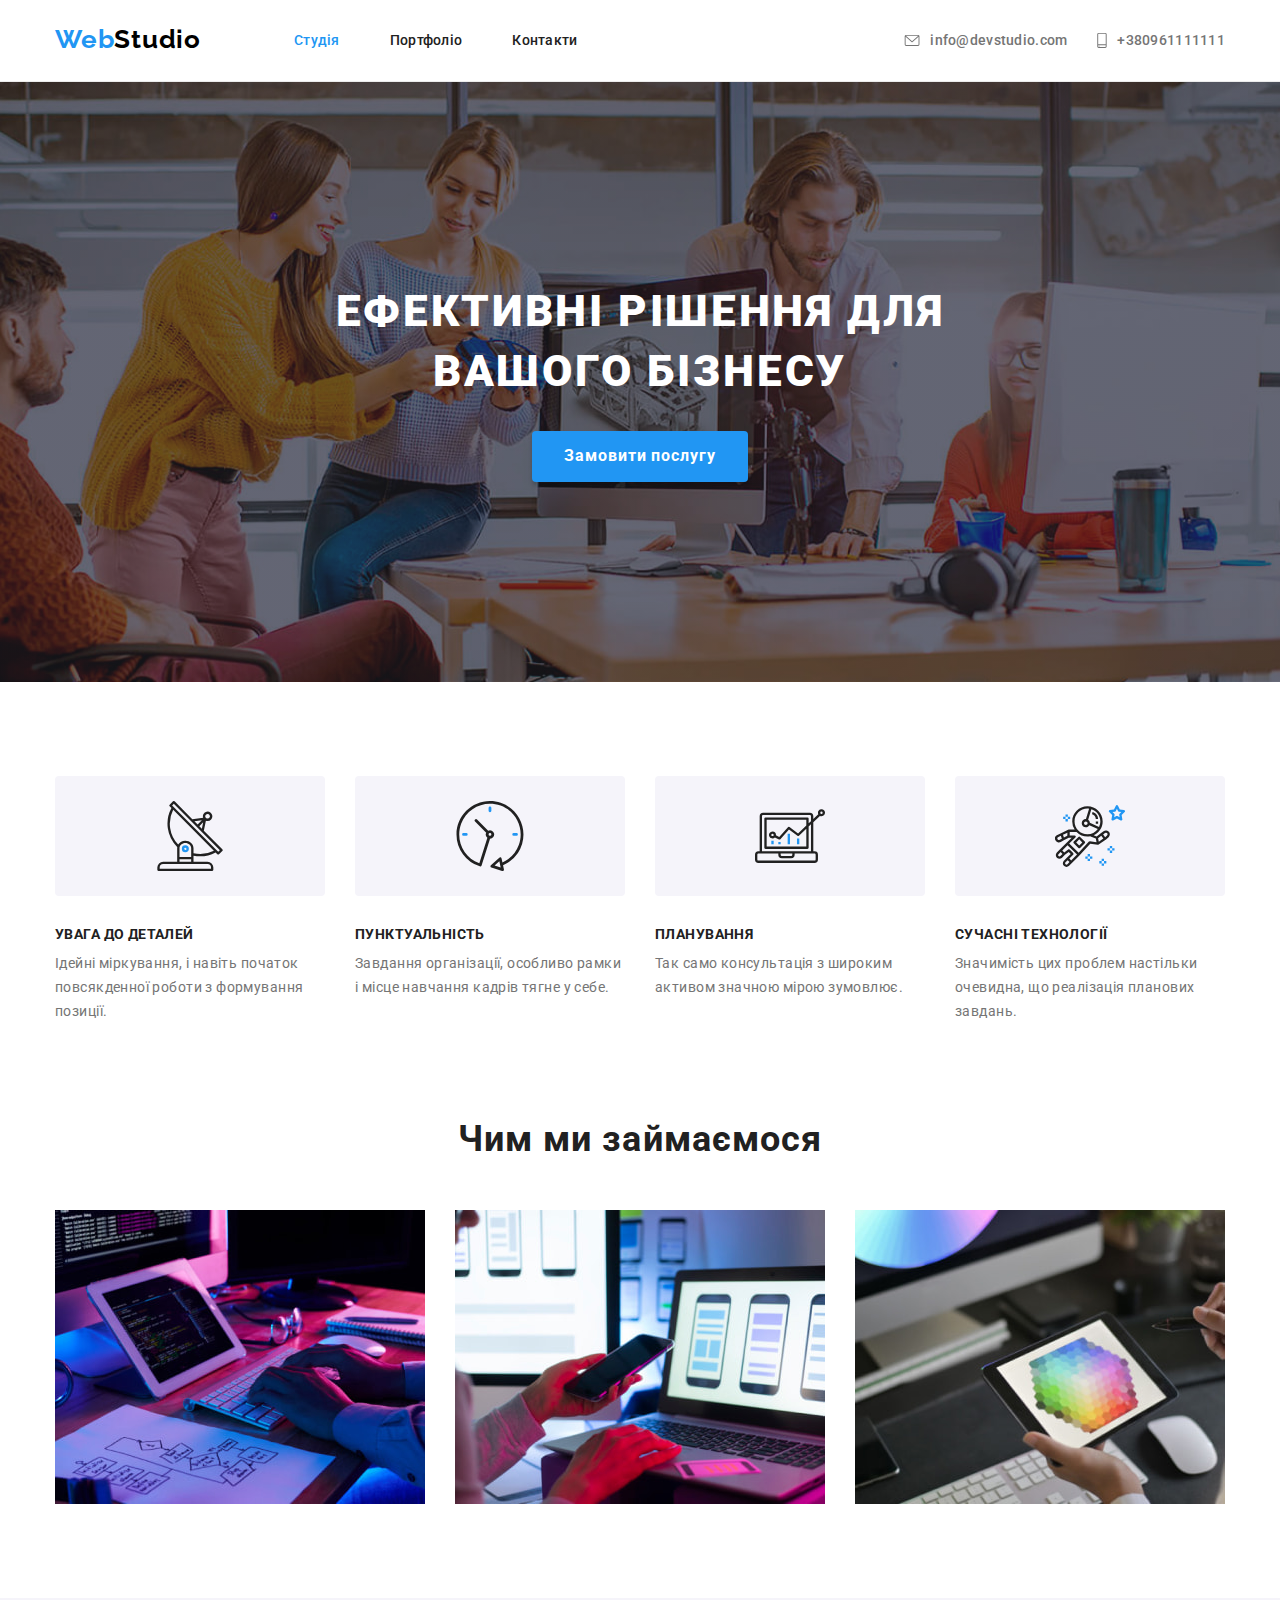
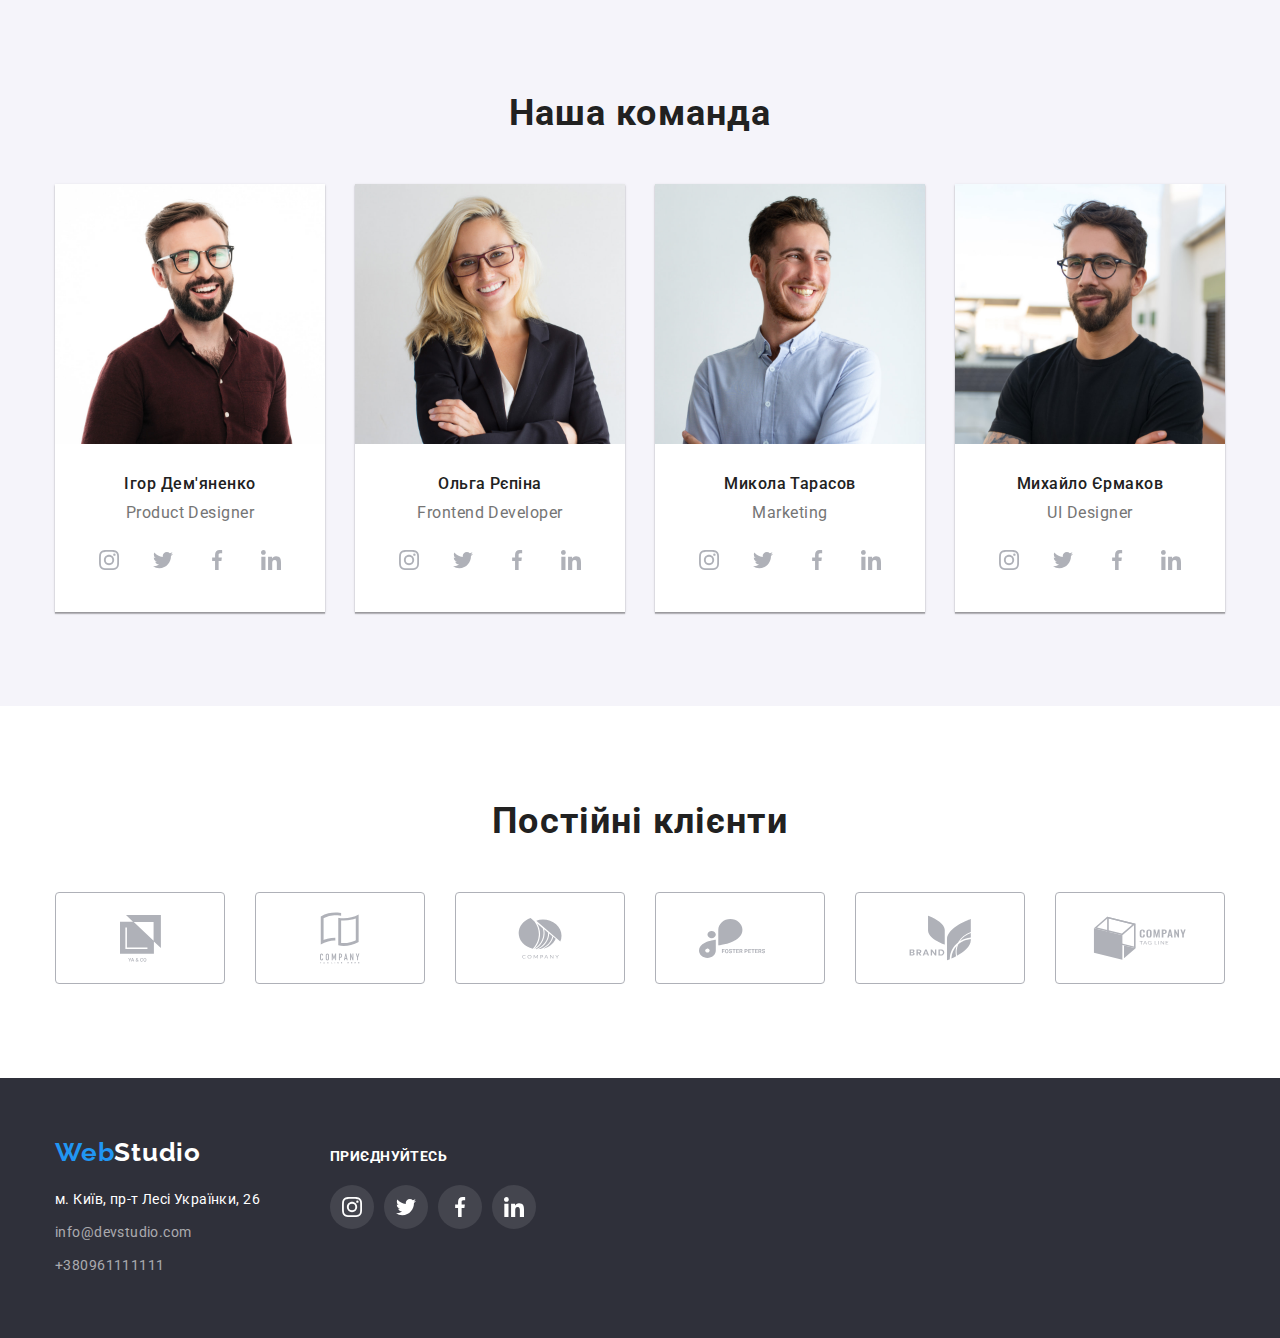
<file: index.html>
<!DOCTYPE html>
<html lang="uk">
  <head>
    <meta charset="UTF-8" />
    <meta name="viewport" content="width=device-width, initial-scale=1.0" />
    <title lang="en">WebStudio</title>

    <link rel="preconnect" href="https://fonts.googleapis.com" />
    <link rel="preconnect" href="https://fonts.gstatic.com" crossorigin />
    <link
      href="https://fonts.googleapis.com/css2?family=Raleway:wght@700&family=Roboto:wght@400;500;700;900&display=swap"
      rel="stylesheet"
    />

    <link
      rel="stylesheet"
      href="https://cdnjs.cloudflare.com/ajax/libs/modern-normalize/2.0.0/modern-normalize.min.css"
    />

    <link rel="stylesheet" href="./css/styles.css" />
  </head>

  <body>
    <!-- Header start -->
    <header class="header">
      <div class="container">
        <nav class="main-navigation">
          <!-- Header Logo -->

          <a href="/" class="logo"
            >Web<span class="header-logo-part">Studio</span></a
          >

          <!-- Header Menu -->
          <ul class="nav-menu-list">
            <li class="item">
              <a href="./index.html" class="link nav-menu-link current-page"
                >Студія</a
              >
            </li>
            <li class="item">
              <a href="./portfolio.html" class="link nav-menu-link"
                >Портфоліо</a
              >
            </li>
            <li class="item">
              <a href="./contacts.html" class="link nav-menu-link">Контакти</a>
            </li>
          </ul>
        </nav>
        <!-- Header Contacts -->
        <ul class="nav-contacts-list">
          <li class="item">
            <a
              class="nav-contacts-link"
              href="mailto:info@devstudio.com"
              aria-label="Електронна пошта"
            >
              <svg class="icon-mail" width="16" height="12">
                <use href="./images/svg/symbol-defs.svg#icon-envelope"></use>
              </svg>
              info@devstudio.com
            </a>
          </li>
          <li class="item">
            <a
              class="nav-contacts-link"
              href="tel:+380961111111"
              aria-label="Номер телефону"
            >
              <svg class="icon-phone" width="10" height="16">
                <use href="./images/svg/symbol-defs.svg#icon-smartphone"></use>
              </svg>
              +380961111111
            </a>
          </li>
        </ul>
      </div>
    </header>

    <main>
      <!-- Hero section start-->
      <section class="hero">
        <div class="container">
          <h1 class="hero-title">Ефективні рішення для вашого бізнесу</h1>

          <button type="button" class="btn">Замовити послугу</button>
        </div>
      </section>

      <!-- Our features section -->
      <section class="features">
        <div class="container">
          <h2 class="section-title visually-hidden">Наші особливості</h2>

          <ul class="features-list">
            <li class="features-list-item">
              <div class="icon">
                <svg class="icon-antenna" width="70" height="70">
                  <use href="./images/svg/symbol-defs.svg#icon-antenna"></use>
                </svg>
              </div>

              <h3 class="features-subtitle">УВАГА ДО ДЕТАЛЕЙ</h3>
              <p class="features-text">
                Ідейні міркування, і навіть початок повсякденної роботи з
                формування позиції.
              </p>
            </li>

            <li class="features-list-item">
              <div class="icon">
                <svg class="icon-clock" width="70" height="70">
                  <use href="./images/svg/symbol-defs.svg#icon-clock"></use>
                </svg>
              </div>
              <h3 class="features-subtitle">ПУНКТУАЛЬНІСТЬ</h3>
              <p class="features-text">
                Завдання організації, особливо рамки і місце навчання кадрів
                тягне у себе.
              </p>
            </li>

            <li class="features-list-item">
              <div class="icon">
                <svg class="icon-diagram" width="70" height="70">
                  <use href="./images/svg/symbol-defs.svg#icon-diagram"></use>
                </svg>
              </div>

              <h3 class="features-subtitle">ПЛАНУВАННЯ</h3>
              <p class="features-text">
                Так само консультація з широким активом значною мірою зумовлює.
              </p>
            </li>

            <li class="features-list-item icon-technology">
              <div class="icon">
                <svg class="icon-astronaut" width="70" height="70">
                  <use href="./images/svg/symbol-defs.svg#icon-astronaut"></use>
                </svg>
              </div>
              <h3 class="features-subtitle">СУЧАСНІ ТЕХНОЛОГІЇ</h3>
              <p class="features-text">
                Значимість цих проблем настільки очевидна, що реалізація
                планових завдань.
              </p>
            </li>
          </ul>
        </div>
      </section>

      <!-- What we do section -->
      <section class="what-we-do">
        <div class="container">
          <h2 class="section-title">Чим ми займаємося</h2>
          <ul class="list">
            <li class="item">
              <img
                src="./images/work/we-do-1.jpg"
                width="370"
                height="294"
                alt="Відкритий лептоп, на столі лежать папери, за лептопом великий монітор з інформацією схожою на код"
              />
            </li>
            <li class="item">
              <img
                src="./images/work/we-do-2.jpg"
                width="370"
                height="294"
                alt="На екрані лептопа макети з інформацією для мобільних телефонів, на задньому фоні великий додатковий монітор з зображенням інформації"
              />
            </li>
            <li class="item">
              <img
                src="./images/work/we-do-3.jpg"
                width="370"
                height="294"
                alt="Планшет з палітрою кольорів на екрані, на задньому плані ноутбук та великий додатковий монітр, на якому відображається обраний моноколір"
              />
            </li>
          </ul>
        </div>
      </section>

      <!-- Team section -->
      <section class="team">
        <div class="container">
          <h2 class="section-title">Наша команда</h2>
          <ul class="list">
            <li class="item">
              <img
                src="./images/team/dem.jpg"
                width="270"
                height="260"
                alt="Молодий чоловік сорочці борового кольору з бородою та в окулярах, він посміхається"
              />
              <div class="member-description">
                <h3 class="member-name">Ігор Дем'яненко</h3>
                <p class="member-position" lang="en">Product Designer</p>

                <ul class="member-social">
                  <li>
                    <a
                      class="social-link"
                      href="#"
                      target="_blank"
                      rel="noopener noreferrer nofollow"
                      aria-label="Посилання на інстаграм"
                    >
                      <svg class="social-link-icon" width="20" height="20">
                        <use
                          href="./images/svg/symbol-defs.svg#icon-instagram"
                        ></use>
                      </svg>
                    </a>
                  </li>
                  <li>
                    <a
                      class="social-link"
                      href="#"
                      target="_blank"
                      rel="noopener noreferrer nofollow"
                      aria-label="Посилання на твітер"
                    >
                      <svg class="social-link-icon" width="20" height="20">
                        <use
                          href="./images/svg/symbol-defs.svg#icon-twitter"
                        ></use>
                      </svg>
                    </a>
                  </li>
                  <li>
                    <a
                      class="social-link"
                      href="#"
                      target="_blank"
                      rel="noopener noreferrer nofollow"
                      aria-label="Посилання на фейсбук"
                    >
                      <svg class="social-link-icon" width="20" height="20">
                        <use
                          href="./images/svg/symbol-defs.svg#icon-facebook"
                        ></use>
                      </svg>
                    </a>
                  </li>
                  <li>
                    <a
                      class="social-link"
                      href="#"
                      target="_blank"
                      rel="noopener noreferrer nofollow"
                      aria-label="Посиалння на лінкедін"
                    >
                      <svg class="social-link-icon" width="20" height="20">
                        <use
                          href="./images/svg/symbol-defs.svg#icon-linkedin"
                        ></use>
                      </svg>
                    </a>
                  </li>
                </ul>
              </div>
            </li>

            <li class="item">
              <img
                src="./images/team/repina.jpg"
                width="270"
                height="260"
                alt="Молода усміхнена жінка в окулярах з руками схрещеними на грудях в чорному піджаку та білій блузі, блондинка"
              />
              <div class="member-description">
                <h3 class="member-name">Ольга Рєпіна</h3>
                <p class="member-position" lang="en">Frontend Developer</p>

                <ul class="member-social">
                  <li>
                    <a
                      class="social-link"
                      href="#"
                      target="_blank"
                      rel="noopener noreferrer nofollow"
                      aria-label="Посилання на інстаграм"
                    >
                      <svg class="social-link-icon" width="20" height="20">
                        <use
                          href="./images/svg/symbol-defs.svg#icon-instagram"
                        ></use>
                      </svg>
                    </a>
                  </li>
                  <li>
                    <a
                      class="social-link"
                      href="#"
                      target="_blank"
                      rel="noopener noreferrer nofollow"
                      aria-label="Посилання на твітер"
                    >
                      <svg class="social-link-icon" width="20" height="20">
                        <use
                          href="./images/svg/symbol-defs.svg#icon-twitter"
                        ></use>
                      </svg>
                    </a>
                  </li>
                  <li>
                    <a
                      class="social-link"
                      href="#"
                      target="_blank"
                      rel="noopener noreferrer nofollow"
                      aria-label="Посилання на фейсбук"
                    >
                      <svg class="social-link-icon" width="20" height="20">
                        <use
                          href="./images/svg/symbol-defs.svg#icon-facebook"
                        ></use>
                      </svg>
                    </a>
                  </li>
                  <li>
                    <a
                      class="social-link"
                      href="#"
                      target="_blank"
                      rel="noopener noreferrer nofollow"
                      aria-label="Посиалння на лінкедін"
                    >
                      <svg class="social-link-icon" width="20" height="20">
                        <use
                          href="./images/svg/symbol-defs.svg#icon-linkedin"
                        ></use>
                      </svg>
                    </a>
                  </li>
                </ul>
              </div>
            </li>

            <li class="item">
              <img
                src="./images/team/tarasov.jpg"
                width="270"
                height="260"
                alt="Молодий чоловік в білій сорочці з руками схрещеними на грудях, посміхається, шатен"
              />
              <div class="member-description">
                <h3 class="member-name">Микола Тарасов</h3>
                <p class="member-position" lang="en">Marketing</p>

                <ul class="member-social">
                  <li>
                    <a
                      class="social-link"
                      href="#"
                      target="_blank"
                      rel="noopener noreferrer nofollow"
                      aria-label="Посилання на інстаграм"
                    >
                      <svg class="social-link-icon" width="20" height="20">
                        <use
                          href="./images/svg/symbol-defs.svg#icon-instagram"
                        ></use>
                      </svg>
                    </a>
                  </li>
                  <li>
                    <a
                      class="social-link"
                      href="#"
                      target="_blank"
                      rel="noopener noreferrer nofollow"
                      aria-label="Посилання на твітер"
                    >
                      <svg class="social-link-icon" width="20" height="20">
                        <use
                          href="./images/svg/symbol-defs.svg#icon-twitter"
                        ></use>
                      </svg>
                    </a>
                  </li>
                  <li>
                    <a
                      class="social-link"
                      href="#"
                      target="_blank"
                      rel="noopener noreferrer nofollow"
                      aria-label="Посилання на фейсбук"
                    >
                      <svg class="social-link-icon" width="20" height="20">
                        <use
                          href="./images/svg/symbol-defs.svg#icon-facebook"
                        ></use>
                      </svg>
                    </a>
                  </li>
                  <li>
                    <a
                      class="social-link"
                      href="#"
                      target="_blank"
                      rel="noopener noreferrer nofollow"
                      aria-label="Посиалння на лінкедін"
                    >
                      <svg class="social-link-icon" width="20" height="20">
                        <use
                          href="./images/svg/symbol-defs.svg#icon-linkedin"
                        ></use>
                      </svg>
                    </a>
                  </li>
                </ul>
              </div>
            </li>

            <li class="item">
              <img
                src="./images/team/yermakov.jpg"
                width="270"
                height="260"
                alt="Молодий чоловік в окулярах з руками схрещеними на грудях, з хитрою посмішкою, брюнет в чорній футболці, на руці тату"
              />
              <div class="member-description">
                <h3 class="member-name">Михайло Єрмаков</h3>
                <p class="member-position" lang="en">UI Designer</p>

                <ul class="member-social">
                  <li>
                    <a
                      class="social-link"
                      href="#"
                      target="_blank"
                      rel="noopener noreferrer nofollow"
                      aria-label="Посилання на інстаграм"
                    >
                      <svg class="social-link-icon" width="20" height="20">
                        <use
                          href="./images/svg/symbol-defs.svg#icon-instagram"
                        ></use>
                      </svg>
                    </a>
                  </li>
                  <li>
                    <a
                      class="social-link"
                      href="#"
                      target="_blank"
                      rel="noopener noreferrer nofollow"
                      aria-label="Посилання на твітер"
                    >
                      <svg class="social-link-icon" width="20" height="20">
                        <use
                          href="./images/svg/symbol-defs.svg#icon-twitter"
                        ></use>
                      </svg>
                    </a>
                  </li>
                  <li>
                    <a
                      class="social-link"
                      href="#"
                      target="_blank"
                      rel="noopener noreferrer nofollow"
                      aria-label="Посилання на фейсбук"
                    >
                      <svg class="social-link-icon" width="20" height="20">
                        <use
                          href="./images/svg/symbol-defs.svg#icon-facebook"
                        ></use>
                      </svg>
                    </a>
                  </li>
                  <li>
                    <a
                      class="social-link"
                      href="#"
                      target="_blank"
                      rel="noopener noreferrer nofollow"
                      aria-label="Посиалння на лінкедін"
                    >
                      <svg class="social-link-icon" width="20" height="20">
                        <use
                          href="./images/svg/symbol-defs.svg#icon-linkedin"
                        ></use>
                      </svg>
                    </a>
                  </li>
                </ul>
              </div>
            </li>
          </ul>
        </div>
      </section>

      <!-- Clients section -->
      <section class="clients">
        <div class="container">
          <h2 class="section-title">Постійні клієнти</h2>
          <ul class="list">
            <li class="clients-icon-item">
              <a
                class="clients-logo-link"
                href="#"
                target="_blank"
                rel="noopener noreferrer"
                aria-label="Логотип компанії постійного клієнта"
              >
                <svg class="clients-logo" width="41" height="47">
                  <use href="./images/svg/symbol-defs.svg#icon-Logo_YACO"></use>
                </svg>
              </a>
            </li>
            <li class="clients-icon-item">
              <a
                class="clients-logo-link"
                href="#"
                target="_blank"
                rel="noopener noreferrer"
                aria-label="Логотип компанії постійного клієнта"
              >
                <svg class="clients-logo" width="40" height="52">
                  <use
                    href="./images/svg/symbol-defs.svg#icon-Logo_Tagline"
                  ></use>
                </svg>
              </a>
            </li>
            <li class="clients-icon-item">
              <a
                class="clients-logo-link"
                href="#"
                target="_blank"
                rel="noopener noreferrer"
                aria-label="Логотип компанії постійного клієнта"
              >
                <svg class="clients-logo" width="44" height="42">
                  <use
                    href="./images/svg/symbol-defs.svg#icon-Logo_Company"
                  ></use>
                </svg>
              </a>
            </li>
            <li class="clients-icon-item">
              <a
                class="clients-logo-link"
                href="#"
                target="_blank"
                rel="noopener noreferrer"
                aria-label="Логотип компанії постійного клієнта"
              >
                <svg class="clients-logo" width="82" height="41">
                  <use
                    href="./images/svg/symbol-defs.svg#icon-Logo_Foster"
                  ></use>
                </svg>
              </a>
            </li>
            <li class="clients-icon-item">
              <a
                class="clients-logo-link"
                href="#"
                target="_blank"
                rel="noopener noreferrer"
                aria-label="Логотип компанії постійного клієнта"
              >
                <svg class="clients-logo" width="63" height="46">
                  <use
                    href="./images/svg/symbol-defs.svg#icon-Logo_Brand"
                  ></use>
                </svg>
              </a>
            </li>
            <li class="clients-icon-item">
              <a
                class="clients-logo-link"
                href="#"
                target="_blank"
                rel="noopener noreferrer"
                aria-label="Логотип компанії постійного клієнта"
              >
                <svg class="clients-logo" width="94" height="44">
                  <use
                    href="./images/svg/symbol-defs.svg#icon-Logo_CompanyTL"
                  ></use>
                </svg>
              </a>
            </li>
          </ul>
        </div>
      </section>
    </main>

    <!-- Footer -->
    <footer class="footer">
      <div class="container">
        <div class="left-part">
          <!-- Footer Logo -->
          <a href="/" class="logo"
            >Web<span class="footer-logo-part">Studio</span></a
          >

          <!-- Footer Contacts -->
          <address class="address">
            <p class="address-text">м. Київ, пр-т Лесі Українки, 26</p>
            <ul class="list">
              <li class="address-item">
                <a class="link" href="mailto:info@devstudio.com"
                  >info@devstudio.com</a
                >
              </li>
              <li class="address-item">
                <a class="link" href="tel:+380961111111">+380961111111</a>
              </li>
            </ul>
          </address>
        </div>

        <div class="right-part">
          <p class="join-us">Приєднуйтесь</p>
          <ul class="item-social">
            <li class="social-link-item">
              <a
                class="social-link"
                href="#"
                target="_blank"
                rel="noopener noreferrer nofollow"
                aria-label="Посилання на інстаграм"
                ><svg class="social-link-icon" width="20" height="20">
                  <use href="./images/svg/symbol-defs.svg#icon-instagram"></use>
                </svg>
              </a>
            </li>
            <li class="social-link-item">
              <a
                class="social-link"
                href="#"
                target="_blank"
                rel="noopener noreferrer nofollow"
                aria-label="Посилання на твітер"
                ><svg class="social-link-icon" width="20" height="20">
                  <use href="./images/svg/symbol-defs.svg#icon-twitter"></use>
                </svg>
              </a>
            </li>
            <li class="social-link-item">
              <a
                class="social-link"
                href="#"
                target="_blank"
                rel="noopener noreferrer nofollow"
                aria-label="Посилання на фейсбук"
              >
                <svg class="social-link-icon" width="20" height="20">
                  <use href="./images/svg/symbol-defs.svg#icon-facebook"></use>
                </svg>
              </a>
            </li>
            <li class="social-link-item">
              <a
                class="social-link"
                href="#"
                target="_blank"
                rel="noopener noreferrer nofollow"
                aria-label="Посиалння на лінкедін"
              >
                <svg class="social-link-icon" width="20" height="20">
                  <use href="./images/svg/symbol-defs.svg#icon-linkedin"></use>
                </svg>
              </a>
            </li>
          </ul>
        </div>
      </div>
    </footer>
  </body>
</html>
</file>
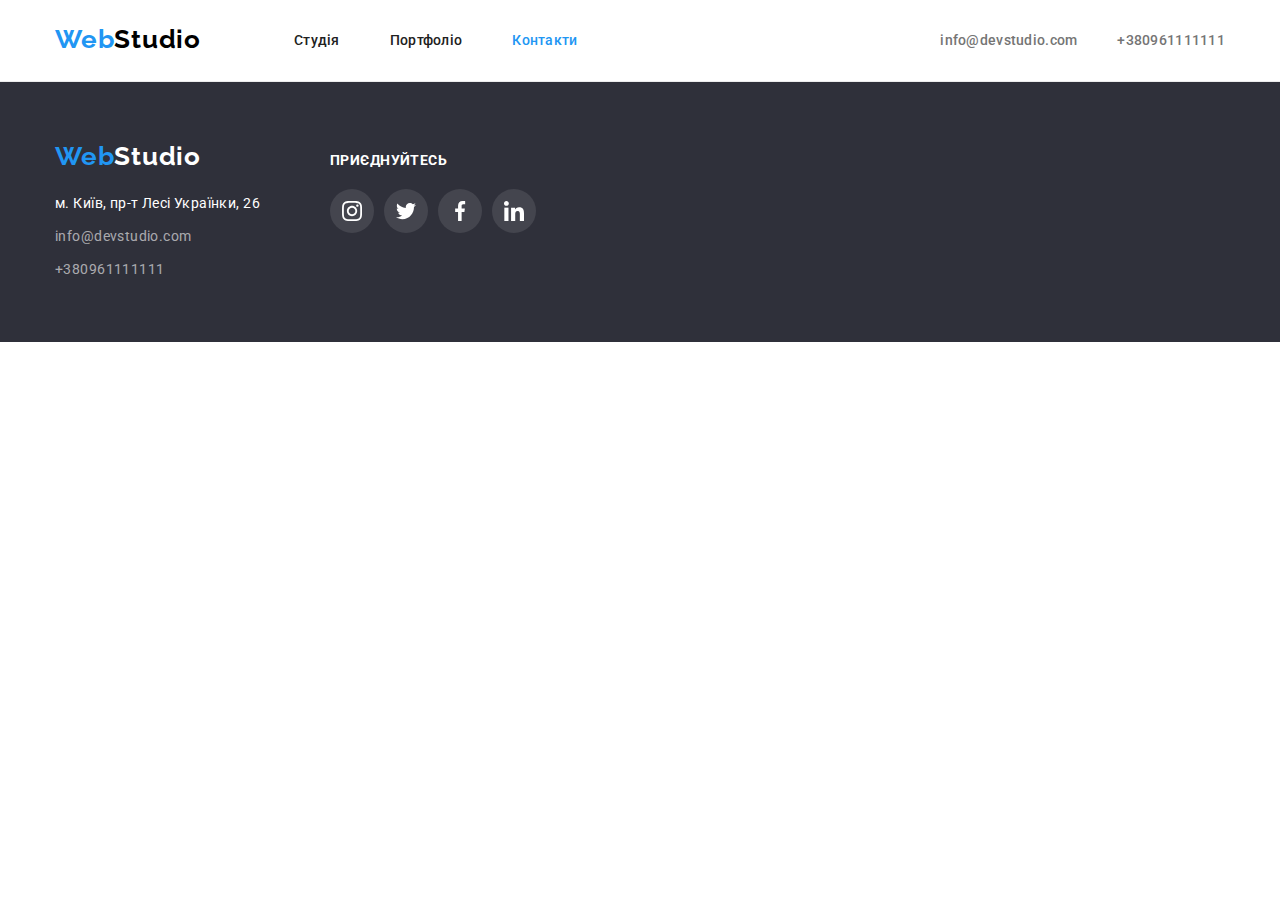
<file: contacts.html>
<!DOCTYPE html>
<html lang="uk">
  <head>
    <meta charset="UTF-8" />
    <meta name="viewport" content="width=device-width, initial-scale=1.0" />
    <title lang="en">WebStudio</title>

    <link rel="preconnect" href="https://fonts.googleapis.com" />
    <link rel="preconnect" href="https://fonts.gstatic.com" crossorigin />
    <link
      href="https://fonts.googleapis.com/css2?family=Raleway:wght@700&family=Roboto:wght@400;500;700;900&display=swap"
      rel="stylesheet"
    />

    <link
      rel="stylesheet"
      href="https://cdnjs.cloudflare.com/ajax/libs/modern-normalize/2.0.0/modern-normalize.min.css"
    />

    <link rel="stylesheet" href="./css/styles.css" />
  </head>
  <body>
    <!-- Header start -->
    <header class="header">
      <div class="container">
        <nav class="main-navigation">
          <!-- Header Logo -->

          <a href="/" class="logo"
            >Web<span class="header-logo-part">Studio</span></a
          >

          <!-- Header Menu -->
          <ul class="nav-menu-list">
            <li class="item">
              <a href="./index.html" class="link nav-menu-link">Студія</a>
            </li>
            <li class="item">
              <a href="./portfolio.html" class="link nav-menu-link"
                >Портфоліо</a
              >
            </li>
            <li class="item">
              <a href="./contacts.html" class="link nav-menu-link current-page"
                >Контакти</a
              >
            </li>
          </ul>
        </nav>
        <!-- Header Contacts -->
        <ul class="nav-contacts-list">
          <li class="item">
            <a
              class="nav-contacts-link"
              href="mailto:info@devstudio.com"
              aria-label="Посилання на номер електронну пошту"
            >
              <svg
                class="nav-icons"
                xmlns="http://www.w3.org/2000/svg"
                width="16"
                height="12"
                viewBox="0 0 16 12"
                fill="none"
              >
                <path
                  d="M14.5 0H1.50001C0.672854 0 0 0.672853 0 1.50001V10.5C0 11.3271 0.672854 12 1.50001 12H14.5C15.3271 12 16 11.3271 16 10.5V1.50001C16 0.672853 15.3271 0 14.5 0ZM14.5 0.999994C14.5679 0.999994 14.6325 1.01409 14.6916 1.0387L8 6.83838L1.30833 1.0387C1.36742 1.01412 1.43204 0.999994 1.49998 0.999994H14.5ZM14.5 11H1.50001C1.22414 11 0.999996 10.7759 0.999996 10.5V2.09521L7.67236 7.87792C7.76661 7.95944 7.8833 7.99999 8 7.99999C8.1167 7.99999 8.23339 7.95948 8.32764 7.87792L15 2.09521V10.5C15 10.7759 14.7759 11 14.5 11Z"
                /></svg
              >info@devstudio.com
            </a>
          </li>
          <li class="item">
            <a
              class="nav-contacts-link"
              href="tel:+380961111111"
              aria-label="Посилання на номер телефону"
            >
              <svg
                class="nav-icons"
                xmlns="http://www.w3.org/2000/svg"
                width="10"
                height="16"
                viewBox="0 0 10 16"
                fill="none"
              >
                <path
                  d="M8.5 0H1.5C0.672848 0 0 0.672848 0 1.5V14.5C0 15.3272 0.672848 16 1.5 16H8.5C9.32715 16 10 15.3272 10 14.5V1.5C10 0.672848 9.32715 0 8.5 0ZM1.5 1H8.5C8.77588 1 9 1.22412 9 1.5V12H1V1.5C1 1.22412 1.22412 1 1.5 1ZM8.5 15H1.5C1.22412 15 1 14.7759 1 14.5V13H9V14.5C9 14.7759 8.77588 15 8.5 15Z"
                />
                <path
                  d="M2.35355 13.7389C2.54882 13.9213 2.54882 14.2169 2.35355 14.3992C2.15828 14.5816 1.84172 14.5816 1.64645 14.3992C1.45118 14.2169 1.45118 13.9213 1.64645 13.7389C1.84172 13.5566 2.15828 13.5566 2.35355 13.7389Z"
                />
              </svg>
              +380961111111
            </a>
          </li>
        </ul>
      </div>
    </header>

    <main></main>

    <!-- Footer -->
    <footer class="footer">
      <div class="container">
        <div class="left-part">
          <!-- Footer Logo -->
          <a href="/" class="logo"
            >Web<span class="footer-logo-part">Studio</span></a
          >

          <!-- Footer Contacts -->
          <address class="address">
            <p class="address-text">м. Київ, пр-т Лесі Українки, 26</p>
            <ul class="list">
              <li class="address-item">
                <a class="link" href="mailto:info@devstudio.com"
                  >info@devstudio.com</a
                >
              </li>
              <li class="address-item">
                <a class="link" href="tel:+380961111111">+380961111111</a>
              </li>
            </ul>
          </address>
        </div>

        <div class="right-part">
          <p class="join-us">Приєднуйтесь</p>
          <ul class="item-social">
            <li class="social-link-item">
              <a
                class="social-link"
                href="#"
                target="_blank"
                rel="noopener noreferrer nofollow"
                aria-label="Посилання на інстаграм"
                ><svg
                  class="social-link-icon"
                  xmlns="http://www.w3.org/2000/svg"
                  width="20"
                  height="20"
                  viewbox="0 0 20 20"
                  fill="none"
                >
                  <path
                    d="M19.9804 5.88005C19.9336 4.81738 19.7617 4.0868 19.5156 3.45374C19.2616 2.78176 18.8709 2.18014 18.359 1.68002C17.8589 1.1721 17.2533 0.777435 16.5891 0.527447C15.9524 0.281274 15.2256 0.109427 14.163 0.0625732C13.0924 0.0117516 12.7525 0 10.0371 0C7.32173 0 6.98185 0.0117516 5.91521 0.0586052C4.85253 0.105459 4.12195 0.277459 3.48904 0.523479C2.81692 0.777435 2.2153 1.16814 1.71517 1.68002C1.20726 2.18014 0.812743 2.78573 0.562603 3.44992C0.31643 4.0868 0.144583 4.81341 0.0977294 5.87609C0.0469078 6.9467 0.0351562 7.28658 0.0351562 10.002C0.0351562 12.7173 0.0469078 13.0572 0.0937614 14.1239C0.140615 15.1865 0.312615 15.9171 0.558787 16.5502C0.812743 17.2221 1.20726 17.8238 1.71517 18.3239C2.2153 18.8318 2.82088 19.2265 3.48508 19.4765C4.12195 19.7226 4.84856 19.8945 5.91139 19.9413C6.97788 19.9883 7.31791 19.9999 10.0333 19.9999C12.7487 19.9999 13.0885 19.9883 14.1552 19.9413C15.2179 19.8945 15.9484 19.7226 16.5813 19.4765C17.9254 18.9568 18.9881 17.8941 19.5078 16.5502C19.7538 15.9133 19.9258 15.1865 19.9727 14.1239C20.0195 13.0572 20.0313 12.7173 20.0313 10.002C20.0313 7.28658 20.0273 6.9467 19.9804 5.88005ZM18.1794 14.0457C18.1364 15.0225 17.9723 15.5499 17.8356 15.9015C17.4995 16.7728 16.808 17.4643 15.9367 17.8004C15.5851 17.9372 15.0538 18.1012 14.0809 18.1441C13.026 18.1911 12.7096 18.2027 10.0411 18.2027C7.37255 18.2027 7.05221 18.1911 6.00113 18.1441C5.02438 18.1012 4.49693 17.9372 4.1453 17.8004C3.71171 17.6402 3.31704 17.3862 2.9967 17.0541C2.6646 16.7298 2.41065 16.3391 2.2504 15.9055C2.11365 15.5539 1.94959 15.0225 1.90671 14.0497C1.8597 12.9948 1.8481 12.6783 1.8481 10.0097C1.8481 7.34122 1.8597 7.02087 1.90671 5.96995C1.94959 4.99319 2.11365 4.46575 2.2504 4.11412C2.41065 3.68038 2.6646 3.28586 3.00067 2.96536C3.32483 2.63327 3.71553 2.37931 4.14927 2.21921C4.5009 2.08247 5.03231 1.9184 6.0051 1.87537C7.05999 1.82851 7.37652 1.81676 10.0449 1.81676C12.7174 1.81676 13.0337 1.82851 14.0848 1.87537C15.0616 1.9184 15.589 2.08247 15.9407 2.21921C16.3742 2.37931 16.7689 2.63327 17.0893 2.96536C17.4213 3.28967 17.6753 3.68038 17.8356 4.11412C17.9723 4.46575 18.1364 4.99701 18.1794 5.96995C18.2263 7.02484 18.238 7.34122 18.238 10.0097C18.238 12.6783 18.2263 12.9908 18.1794 14.0457Z"
                  />
                  <path
                    d="M10.0371 4.8642C7.20074 4.8642 4.89941 7.16537 4.89941 10.0019C4.89941 12.8385 7.20074 15.1396 10.0371 15.1396C12.8737 15.1396 15.1749 12.8385 15.1749 10.0019C15.1749 7.16537 12.8737 4.8642 10.0371 4.8642ZM10.0371 13.3346C8.19702 13.3346 6.70442 11.8422 6.70442 10.0019C6.70442 8.16165 8.19702 6.66921 10.0371 6.66921C11.8774 6.66921 13.3698 8.16165 13.3698 10.0019C13.3698 11.8422 11.8774 13.3346 10.0371 13.3346Z"
                  />
                  <path
                    d="M16.5775 4.6611C16.5775 5.32346 16.0404 5.86052 15.3779 5.86052C14.7155 5.86052 14.1785 5.32346 14.1785 4.6611C14.1785 3.99858 14.7155 3.46167 15.3779 3.46167C16.0404 3.46167 16.5775 3.99858 16.5775 4.6611Z"
                  />
                </svg>
              </a>
            </li>
            <li class="social-link-item">
              <a
                class="social-link"
                href="#"
                target="_blank"
                rel="noopener noreferrer nofollow"
                aria-label="Посилання на твітер"
                ><svg
                  class="social-link-icon"
                  xmlns="http://www.w3.org/2000/svg"
                  width="20"
                  height="20"
                  viewbox="0 0 20 20"
                  fill="none"
                >
                  <path
                    d="M20 3.79875C19.2563 4.125 18.4637 4.34125 17.6375 4.44625C18.4875 3.93875 19.1363 3.14125 19.4412 2.18C18.6488 2.6525 17.7738 2.98625 16.8412 3.1725C16.0887 2.37125 15.0162 1.875 13.8462 1.875C11.5763 1.875 9.74875 3.7175 9.74875 5.97625C9.74875 6.30125 9.77625 6.61375 9.84375 6.91125C6.435 6.745 3.41875 5.11125 1.3925 2.6225C1.03875 3.23625 0.83125 3.93875 0.83125 4.695C0.83125 6.115 1.5625 7.37375 2.6525 8.1025C1.99375 8.09 1.3475 7.89875 0.8 7.5975C0.8 7.61 0.8 7.62625 0.8 7.6425C0.8 9.635 2.22125 11.29 4.085 11.6712C3.75125 11.7625 3.3875 11.8062 3.01 11.8062C2.7475 11.8062 2.4825 11.7913 2.23375 11.7362C2.765 13.36 4.2725 14.5538 6.065 14.5925C4.67 15.6838 2.89875 16.3412 0.98125 16.3412C0.645 16.3412 0.3225 16.3263 0 16.285C1.81625 17.4563 3.96875 18.125 6.29 18.125C13.835 18.125 17.96 11.875 17.96 6.4575C17.96 6.27625 17.9538 6.10125 17.945 5.9275C18.7588 5.35 19.4425 4.62875 20 3.79875Z"
                  />
                </svg>
              </a>
            </li>
            <li class="social-link-item">
              <a
                class="social-link"
                href="#"
                target="_blank"
                rel="noopener noreferrer nofollow"
                aria-label="Посилання на фейсбук"
              >
                <svg
                  class="social-link-icon"
                  xmlns="http://www.w3.org/2000/svg"
                  width="20"
                  height="20"
                  viewbox="0 0 20 20"
                  fill="none"
                >
                  <path
                    d="M13.3309 3.32083H15.1567V0.140833C14.8417 0.0975 13.7584 0 12.4967 0C9.86422 0 8.06088 1.65583 8.06088 4.69917V7.5H5.15588V11.055H8.06088V20H11.6226V11.0558H14.4101L14.8526 7.50083H11.6217V5.05167C11.6226 4.02417 11.8992 3.32083 13.3309 3.32083Z"
                  />
                </svg>
              </a>
            </li>
            <li class="social-link-item">
              <a
                class="social-link"
                href="#"
                target="_blank"
                rel="noopener noreferrer nofollow"
                aria-label="Посиалння на лінкедін"
              >
                <svg
                  class="social-link-icon"
                  xmlns="http://www.w3.org/2000/svg"
                  width="20"
                  height="20"
                  viewbox="0 0 20 20"
                  fill="none"
                >
                  <path
                    d="M19.9951 20V19.9992H20.0001V12.6642C20.0001 9.07587 19.2276 6.31171 15.0326 6.31171C13.0159 6.31171 11.6626 7.41837 11.1101 8.46754H11.0517V6.64671H7.07422V19.9992H11.2159V13.3875C11.2159 11.6467 11.5459 9.96337 13.7017 9.96337C15.8259 9.96337 15.8576 11.95 15.8576 13.4992V20H19.9951Z"
                  />
                  <path d="M0.329956 6.64746H4.47662V20H0.329956V6.64746Z" />
                  <path
                    d="M2.40167 0C1.07583 0 0 1.07583 0 2.40167C0 3.7275 1.07583 4.82583 2.40167 4.82583C3.7275 4.82583 4.80333 3.7275 4.80333 2.40167C4.8025 1.07583 3.72667 0 2.40167 0V0Z"
                  />
                </svg>
              </a>
            </li>
          </ul>
        </div>
      </div>
    </footer>
  </body>
</html>
</file>
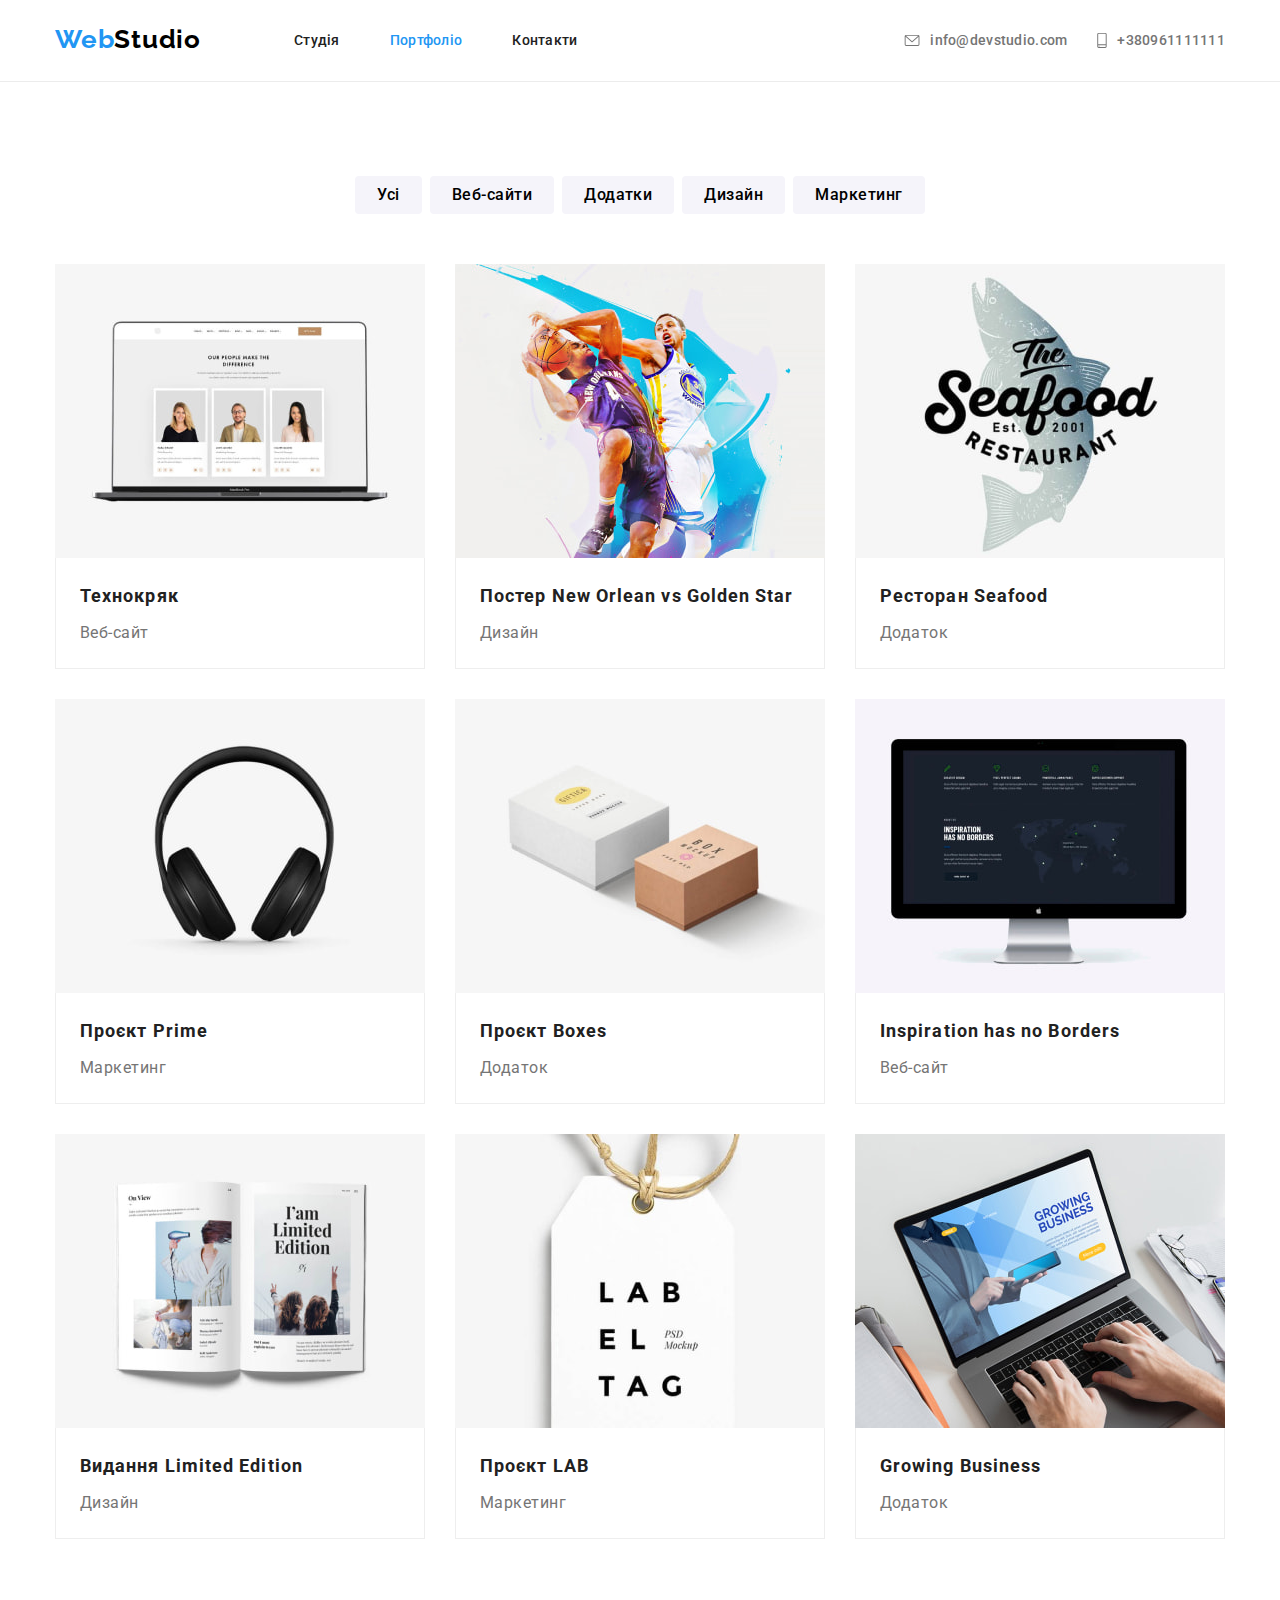
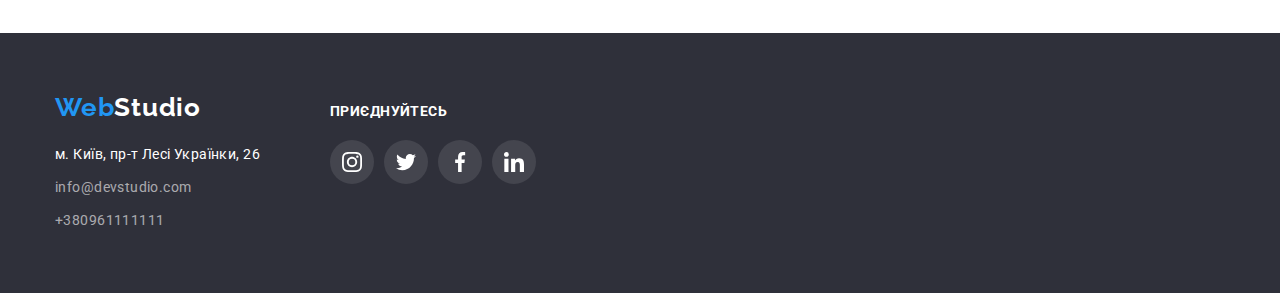
<file: portfolio.html>
<!DOCTYPE html>
<html lang="uk">
  <head>
    <meta charset="UTF-8" />
    <meta name="viewport" content="width=device-width, initial-scale=1.0" />
    <title lang="en">WebStudio</title>

    <link rel="preconnect" href="https://fonts.googleapis.com" />
    <link rel="preconnect" href="https://fonts.gstatic.com" crossorigin />
    <link
      href="https://fonts.googleapis.com/css2?family=Raleway:wght@700&family=Roboto:wght@400;500;700;900&display=swap"
      rel="stylesheet"
    />

    <link
      rel="stylesheet"
      href="https://cdnjs.cloudflare.com/ajax/libs/modern-normalize/2.0.0/modern-normalize.min.css"
    />

    <link rel="stylesheet" href="./css/styles.css" />
  </head>

  <body>
    <!-- Header start -->
    <header class="header">
      <div class="container">
        <nav class="main-navigation">
          <!-- Header Logo -->

          <a href="/" class="logo"
            >Web<span class="header-logo-part">Studio</span></a
          >

          <!-- Header Menu -->
          <ul class="nav-menu-list">
            <li class="item">
              <a href="./index.html" class="link nav-menu-link">Студія</a>
            </li>
            <li class="item">
              <a href="./portfolio.html" class="link nav-menu-link current-page"
                >Портфоліо</a
              >
            </li>
            <li class="item">
              <a href="./contacts.html" class="link nav-menu-link">Контакти</a>
            </li>
          </ul>
        </nav>
        <!-- Header Contacts -->
        <ul class="nav-contacts-list">
          <li class="item">
            <a
              class="nav-contacts-link"
              href="mailto:info@devstudio.com"
              aria-label="Електронна пошта"
            >
              <svg class="icon-mail" width="16" height="12">
                <use href="./images/svg/symbol-defs.svg#icon-envelope"></use>
              </svg>
              info@devstudio.com
            </a>
          </li>
          <li class="item">
            <a
              class="nav-contacts-link"
              href="tel:+380961111111"
              aria-label="Номер телефону"
            >
              <svg class="icon-phone" width="10" height="16">
                <use href="./images/svg/symbol-defs.svg#icon-smartphone"></use>
              </svg>
              +380961111111
            </a>
          </li>
        </ul>
      </div>
    </header>
    <main>
      <section class="portfolio">
        <div class="container">
          <h1 class="section-title visually-hidden">Портфоліо</h1>

          <!-- Portfolio filter -->
          <ul class="portfolio-button-list">
            <li class="portfolio-filter-item">
              <button class="btn portfolio-filter-button" type="button">
                Усі
              </button>
            </li>
            <li class="portfolio-filter-item">
              <button class="btn portfolio-filter-button" type="button">
                Веб-сайти
              </button>
            </li>
            <li class="portfolio-filter-item">
              <button class="btn portfolio-filter-button" type="button">
                Додатки
              </button>
            </li>
            <li class="portfolio-filter-item">
              <button class="btn portfolio-filter-button" type="button">
                Дизайн
              </button>
            </li>
            <li class="portfolio-filter-item">
              <button class="btn portfolio-filter-button" type="button">
                Маркетинг
              </button>
            </li>
          </ul>

          <!-- Portfolio examples -->
          <ul class="portfilio-examples-list">
            <li class="portfolio-item">
              <a
                class="link portfolio-link"
                href="#"
                target="_blank"
                rel="noopener noreferrer nofollow"
              >
                <img
                  class="portfolio-pic"
                  src="./images/portfolio/technokrjak.jpg"
                  alt="Сайт Технокряк"
                  width="370"
                  height="294"
                />
                <div class="portfolio-pic-descript">
                  <h2 class="portfolio-project-name">Технокряк</h2>
                  <p class="portfolio-area">Веб-сайт</p>
                </div>
              </a>
            </li>
            <li class="portfolio-item">
              <a
                class="link portfolio-link"
                href=""
                target="_blank"
                rel="noopener noreferrer nofollow"
              >
                <img
                  class="portfolio-pic"
                  src="./images/portfolio/poster.jpg"
                  alt="Баскетболісти з мячем "
                  width="370"
                  height="294"
                />
                <div class="portfolio-pic-descript">
                  <h2 class="portfolio-project-name">
                    Постер New Orlean vs Golden Star
                  </h2>
                  <p class="portfolio-area">Дизайн</p>
                </div>
              </a>
            </li>
            <li class="portfolio-item">
              <a
                class="link portfolio-link"
                href=""
                target="_blank"
                rel="noopener noreferrer nofollow"
              >
                <img
                  class="portfolio-pic"
                  src="./images/portfolio/seafood.jpg"
                  alt="Логотип ресторану"
                  width="370"
                  height="294"
                />
                <div class="portfolio-pic-descript">
                  <h2 class="portfolio-project-name">Ресторан Seafood</h2>
                  <p class="portfolio-area">Додаток</p>
                </div>
              </a>
            </li>
            <li class="portfolio-item">
              <a
                class="link portfolio-link"
                href=""
                target="_blank"
                rel="noopener noreferrer nofollow"
              >
                <img
                  class="portfolio-pic"
                  src="./images/portfolio/airpods.jpg"
                  alt="Навушники"
                  width="370"
                  height="294"
                />
                <div class="portfolio-pic-descript">
                  <h2 class="portfolio-project-name">Проєкт Prime</h2>
                  <p class="portfolio-area">Маркетинг</p>
                </div>
              </a>
            </li>
            <li class="portfolio-item">
              <a
                class="link portfolio-link"
                href=""
                target="_blank"
                rel="noopener noreferrer nofollow"
              >
                <img
                  class="portfolio-pic"
                  src="./images/portfolio/boxes.jpg"
                  alt="Коробки"
                  width="370"
                  height="294"
                />
                <div class="portfolio-pic-descript">
                  <h2 class="portfolio-project-name">Проєкт Boxes</h2>
                  <p class="portfolio-area">Додаток</p>
                </div>
              </a>
            </li>
            <li class="portfolio-item">
              <a
                class="link portfolio-link"
                href=""
                target="_blank"
                rel="noopener noreferrer nofollow"
              >
                <img
                  class="portfolio-pic"
                  src="./images/portfolio/monitor.jpg"
                  alt="Монітор"
                  width="370"
                  height="294"
                />
                <div class="portfolio-pic-descript">
                  <h2 class="portfolio-project-name">
                    Inspiration has no Borders
                  </h2>
                  <p class="portfolio-area">Веб-сайт</p>
                </div>
              </a>
            </li>
            <li class="portfolio-item">
              <a
                class="link portfolio-link"
                href=""
                target="_blank"
                rel="noopener noreferrer nofollow"
              >
                <img
                  class="portfolio-pic"
                  src="./images/portfolio/publishing.jpg"
                  alt="Книга розкрита"
                  width="370"
                  height="294"
                />
                <div class="portfolio-pic-descript">
                  <h2 class="portfolio-project-name">
                    Видання Limited Edition
                  </h2>
                  <p class="portfolio-area">Дизайн</p>
                </div>
              </a>
            </li>
            <li class="portfolio-item">
              <a
                class="link portfolio-link"
                href=""
                target="_blank"
                rel="noopener noreferrer nofollow"
              >
                <img
                  class="portfolio-pic"
                  src="./images/portfolio/lab.jpg"
                  alt="Бейджик проекту"
                  width="370"
                  height="294"
                />
                <div class="portfolio-pic-descript">
                  <h2 class="portfolio-project-name">Проєкт LAB</h2>
                  <p class="portfolio-area">Маркетинг</p>
                </div>
              </a>
            </li>
            <li class="portfolio-item">
              <a
                class="link portfolio-link"
                href=""
                target="_blank"
                rel="noopener noreferrer nofollow"
              >
                <img
                  class="portfolio-pic"
                  src="./images/portfolio/business.jpg"
                  alt="Ноутбук розкритий"
                  width="370"
                  height="294"
                />
                <div class="portfolio-pic-descript">
                  <h2 class="portfolio-project-name">Growing Business</h2>
                  <p class="portfolio-area">Додаток</p>
                </div>
              </a>
            </li>
          </ul>
        </div>
      </section>
    </main>

    <!-- Footer -->
    <footer class="footer">
      <div class="container">
        <div class="left-part">
          <!-- Footer Logo -->
          <a href="/" class="logo"
            >Web<span class="footer-logo-part">Studio</span></a
          >

          <!-- Footer Contacts -->
          <address class="address">
            <p class="address-text">м. Київ, пр-т Лесі Українки, 26</p>
            <ul class="list">
              <li class="address-item">
                <a class="link" href="mailto:info@devstudio.com"
                  >info@devstudio.com</a
                >
              </li>
              <li class="address-item">
                <a class="link" href="tel:+380961111111">+380961111111</a>
              </li>
            </ul>
          </address>
        </div>

        <div class="right-part">
          <p class="join-us">Приєднуйтесь</p>
          <ul class="item-social">
            <li class="social-link-item">
              <a
                class="social-link"
                href="#"
                target="_blank"
                rel="noopener noreferrer nofollow"
                aria-label="Посилання на інстаграм"
                ><svg class="social-link-icon" width="20" height="20">
                  <use href="./images/svg/symbol-defs.svg#icon-instagram"></use>
                </svg>
              </a>
            </li>
            <li class="social-link-item">
              <a
                class="social-link"
                href="#"
                target="_blank"
                rel="noopener noreferrer nofollow"
                aria-label="Посилання на твітер"
                ><svg class="social-link-icon" width="20" height="20">
                  <use href="./images/svg/symbol-defs.svg#icon-twitter"></use>
                </svg>
              </a>
            </li>
            <li class="social-link-item">
              <a
                class="social-link"
                href="#"
                target="_blank"
                rel="noopener noreferrer nofollow"
                aria-label="Посилання на фейсбук"
              >
                <svg class="social-link-icon" width="20" height="20">
                  <use href="./images/svg/symbol-defs.svg#icon-facebook"></use>
                </svg>
              </a>
            </li>
            <li class="social-link-item">
              <a
                class="social-link"
                href="#"
                target="_blank"
                rel="noopener noreferrer nofollow"
                aria-label="Посиалння на лінкедін"
              >
                <svg class="social-link-icon" width="20" height="20">
                  <use href="./images/svg/symbol-defs.svg#icon-linkedin"></use>
                </svg>
              </a>
            </li>
          </ul>
        </div>
      </div>
    </footer>
  </body>
</html>
</file>
<file: css/styles.css>
/* Основні кольори */
:root {
    /* Кольори для фону */
    --background-color: #FFFFFF;
    --background-secondary-color: #2F303A;
    --background-third-color: #F5F4FA;

    /* Кольори для офомлення акцентів */
    --primary-color: #2196F3;
    --secondary-color: #FFFFFF;

    /* Кольори для шрифтів */
    --text-color: #757575;
    --title-color: #212121;
}


/* Обнулення стилів  */
h2,
h3,
h4,
h5,
h6,
p {
    margin: 0;
}

li,
ul {
    list-style: none;
    margin: 0;
    padding: 0;
}

a {
    text-decoration: none;
}

img {
    display: block;
}

/* Загальні стилі для body та його елементів */
body {
    font-family: Roboto,
        sans-serif;
    font-size: 14px;
    color: var(--text-color);
    background-color: var(--background-color);
}

.container {
    width: 1200px;
    padding-left: 15px;
    padding-right: 15px;
    margin: 0 auto;
}

.btn {
    font-family: inherit;
    font-size: 16px;
}

section {
    padding-top: 94px;
    padding-bottom: 94px;
}

.section-title {
    color: var(--title-color);
    text-align: center;
    font-size: 36px;
    font-weight: 700;
    line-height: 1.17;
    letter-spacing: 1.08px;
    margin-bottom: 50px;
}

.visually-hidden {
    position: absolute;
    width: 1px;
    height: 1px;
    margin: -1px;
    border: 0;
    padding: 0;

    white-space: nowrap;
    clip-path: inset(100%);
    clip: rect(0 0 0 0);
    overflow: hidden;
}

/* Стиль для Логотип */
.logo {
    color: var(--primary-color);
    font-family: Raleway, sans-serif;
    font-size: 26px;
    font-weight: 700;
    letter-spacing: 0.78px;
}

.logo>.header-logo-part {
    color: #000000;
}

.logo>.footer-logo-part {
    color: var(--secondary-color);
}

/* Header */
.header .container {
    display: flex;
}

.header {
    border-bottom: 1px solid #ECECEC;
}

.main-navigation {
    display: flex;
    align-items: center;
}

.header .logo {
    margin-right: 93px;
}

.nav-menu-list,
.nav-contacts-list {
    display: flex;
}

.nav-menu-list .item:not(:last-child) {
    margin-right: 50px;
}

.nav-contacts-list {
    margin-left: auto;
}

.nav-contacts-list .item:not(:last-child) {
    margin-right: 30px;
}

.nav-menu-link,
.nav-contacts-link {
    display: flex;
    padding-top: 32px;
    padding-bottom: 32px;
    font-weight: 500;
    line-height: 1.2;
    letter-spacing: 0.28px;
    align-items: center;
}

.nav-menu-link {
    color: var(--title-color);
}

.nav-menu-link:focus,
.nav-menu-link:hover,
.nav-menu-link:active {
    color: var(--primary-color);
}

.nav-contacts-link {
    color: var(--text-color);
}

.icon-mail,
.icon-phone {
    margin-right: 10px;
    fill: var(--text-color);
}

.nav-contacts-link:focus,
.nav-contacts-link:hover,
.nav-contacts-link:active {
    color: var(--primary-color);
}

.nav-contacts-link:focus .icon-mail,
.nav-contacts-link:hover .icon-mail {
    fill: var(--primary-color);
}

.nav-contacts-link:focus .icon-phone,
.nav-contacts-link:hover .icon-phone {
    fill: var(--primary-color);
}

.current-page {
    color: var(--primary-color);
}


/* Section Hero */
.hero {
    max-width: 1600px;
    /* height: 600px; */
    margin-left: auto;
    margin-right: auto;

    background-color: #C4C4C4;
    ;
    background-image: linear-gradient(to right, rgba(47, 48, 58, 0.40), rgba(47, 48, 58, 0.40)),
        url(../images/hero/Hero-Img.jpg);
    background-position: center;
    background-size: cover;
    background-repeat: no-repeat;

    padding-top: 200px;
    padding-bottom: 200px;

    color: var(--secondary-color);
    text-align: center;
}

.hero-title {
    margin-top: 0;
    margin-right: auto;
    margin-bottom: 30px;
    margin-left: auto;

    font-size: 44px;
    font-weight: 900;
    line-height: 1.36;
    letter-spacing: 2.64px;
    text-transform: uppercase;
    width: 696px;
}

.hero .btn {
    display: inline-block;
    padding-top: 10px;
    padding-right: 32px;
    padding-bottom: 10px;
    padding-left: 32px;

    background-color: var(--primary-color);
    border: none;
    border-radius: 4px;
    box-shadow: 0px 4px 4px 0px rgba(0, 0, 0, 0.15);
    color: var(--secondary-color);

    text-align: center;
    font-weight: 700;
    line-height: 1.88;
    letter-spacing: 0.96px;

}

.hero .btn:active,
.hero .btn:focus,
.hero .btn:hover {
    background-color: #188CE8;
}

/* Section Our features */
.features {
    padding-bottom: 0;
}

.features-subtitle {
    color: var(--title-color);
    font-size: 14px;
    font-weight: 700;
    line-height: 1.17;
    letter-spacing: 0.42px;
    text-transform: uppercase;
    margin-bottom: 10px;
}

.features-text {
    line-height: 1.71;
    letter-spacing: 0.42px;
}

.features-list {
    display: flex;
    flex-wrap: wrap;
}

.features-list-item {
    width: calc((100% - 90px) / 4);
}

.features-list-item:not(:nth-child(4n)) {
    margin-right: 30px;
}

.features-list-item .icon {
    display: flex;
    justify-content: center;
    align-items: center;
    height: 120px;
    margin-bottom: 30px;
    border-radius: 4px;
    background-color: var(--background-third-color);
}


/* Section What we do */
.what-we-do .list {
    display: flex;
    flex-wrap: wrap;
}

.what-we-do .item:not(:nth-child(3n)) {
    width: calc((100% - 60px) / 3);
    margin-right: 30px;
}

/* Our Team section */
.team {
    background-color: var(--background-third-color);
}

.team .list {
    display: flex;
    flex-wrap: wrap;

}

.team .item {
    width: calc((100% - 90px) / 4);
    box-shadow: 0px 2px 1px 0px rgba(0, 0, 0, 0.20), 0px 1px 1px 0px rgba(0, 0, 0, 0.14), 0px 1px 3px 0px rgba(0, 0, 0, 0.12);
    background-color: var(--secondary-color);
}

.team .item:not(:nth-child(4n)) {
    margin-right: 30px;
}

.team .member-description {
    padding-top: 30px;
    padding-bottom: 30px;
}

.team .member-name {
    margin-bottom: 10px;
    color: var(--title-color);
    font-size: 16px;
    font-weight: 500;
    line-height: 1.2;
    letter-spacing: 0.48px;
    text-align: center;
}

.team .member-position {
    margin-bottom: 16px;
    font-size: 16px;
    line-height: 1.2;
    letter-spacing: 0.48px;
    text-align: center;
}

.team .member-social {
    display: flex;
    flex-wrap: wrap;
    padding-left: 32px;
    padding-right: 32px;

    justify-content: space-between;
}

.social-link {
    display: flex;
    width: 44px;
    height: 44px;
    align-items: center;
    justify-content: center;
    border-radius: 50%;
}

.social-link-icon {
    display: block;
    fill: #AFB1B8;
}

.social-link:hover,
.social-link:focus {
    background-color: #188CE8;
}

.social-link:hover .social-link-icon,
.social-link:focus .social-link-icon {
    fill: var(--secondary-color);
}

/* Clients section*/

.clients .list {
    display: flex;
    flex-wrap: wrap;
    justify-content: space-between;
}

.clients-icon-item {
    background-color: transparent;
}

.clients-logo-link {
    display: flex;
    width: 170px;
    height: 92px;

    justify-content: center;
    align-items: center;

    border-radius: 4px;
    border: 1px solid #AFB1B8;
}

.clients-logo {
    fill: #AFB1B8;
}

.clients-logo-link:hover,
.clients-logo-link:focus {
    border-color: #188CE8;
}

.clients-logo-link:hover .clients-logo,
.clients-logo-link:focus .clients-logo {
    fill: #188CE8;
}

/* Portfolio section */
.portfolio-button-list {
    display: flex;
    flex-wrap: wrap;
    align-items: center;
    justify-content: center;
    margin-bottom: 50px;
}

.portfolio-filter-item:not(:last-child) {
    margin-right: 8px;
}

.portfolio-filter-button {
    padding-top: 6px;
    padding-bottom: 6px;
    padding-left: 22px;
    padding-right: 22px;
    border: none;
    border-radius: 4px;
    background-color: var(--background-third-color);
    font-weight: 500;
    line-height: 1.63;
    letter-spacing: 0.48px;
}

.portfolio-filter-button:focus,
.portfolio-filter-button:hover,
.portfolio-filter-button:active {
    background-color: var(--primary-color);
    color: var(--secondary-color);

    filter: drop-shadow(0px 4px 4px rgba(0, 0, 0, 0.25));

}

/* Портфоліо приклади робіт */

.portfilio-examples-list {
    display: flex;
    flex-wrap: wrap;
    margin-bottom: -30px;
}

.portfolio-item:not(:nth-child(3n)) {
    margin-right: 30px;
}

.portfolio-item {
    width: calc((100% - 60px) / 3);
    margin-bottom: 30px;
}

.portfolio-link {
    display: block;
}

.portfolio-link:hover,
.portfolio-link:focus {
    box-shadow: 1px 4px 6px 0px rgba(0, 0, 0, 0.16), 0px 4px 4px 0px rgba(0, 0, 0, 0.06), 0px 1px 1px 0px rgba(0, 0, 0, 0.12);
}

.portfolio-pic-descript {
    padding-top: 20px;
    padding-right: 24px;
    padding-bottom: 20px;
    padding-left: 24px;

    border-right: 1px solid #EEE;
    border-bottom: 1px solid #EEE;
    border-left: 1px solid #EEE;

    background: #FFF;
}

.portfolio-project-name {
    margin-bottom: 4px;
    color: var(--title-color);
    font-size: 18px;
    font-weight: 700;
    line-height: 2.0;
    letter-spacing: 1.08px;
}

.portfolio-area {
    color: var(--text-color);
    font-size: 16px;
    line-height: 1.88;
    letter-spacing: 0.48px;
}


/* Footer */
footer {
    background-color: var(--background-secondary-color);
    padding-top: 60px;
    padding-bottom: 60px;
}

.footer>.container {
    display: flex;
    flex-wrap: wrap;
    align-items: baseline;

}

.footer .left-part {
    margin-right: 70px;
}

.footer .logo {
    display: block;
    margin-bottom: 20px;
}

.footer .address {
    font-style: normal;
    line-height: 1.71;
    letter-spacing: 0.42px;
}

.footer .address-text {
    margin-bottom: 9px;
    color: var(--secondary-color);
}

.footer .address-item {
    margin-bottom: 9px;
}

.footer .address-item:last-child {
    margin-bottom: 0;
}

.footer .link {
    display: block;
    color: rgba(255, 255, 255, 0.6);
}

.footer .link:hover,
.footer .link:focus {
    color: var(--primary-color);
}

.footer .join-us {
    margin-bottom: 20px;
    color: var(--secondary-color);
    font-weight: 700;
    line-height: 1.2;
    letter-spacing: 0.42px;
    text-transform: uppercase;
}

.footer .item-social {
    display: flex;
}

.footer .social-link {
    background-color: #FFFFFF1A;
}

.footer .social-link-item:not(:last-child) {
    margin-right: 10px;
}

.footer .social-link-icon {
    fill: var(--secondary-color);
}

.social-link:hover,
.social-link:focus {
    background-color: #188CE8;
}
</file>
